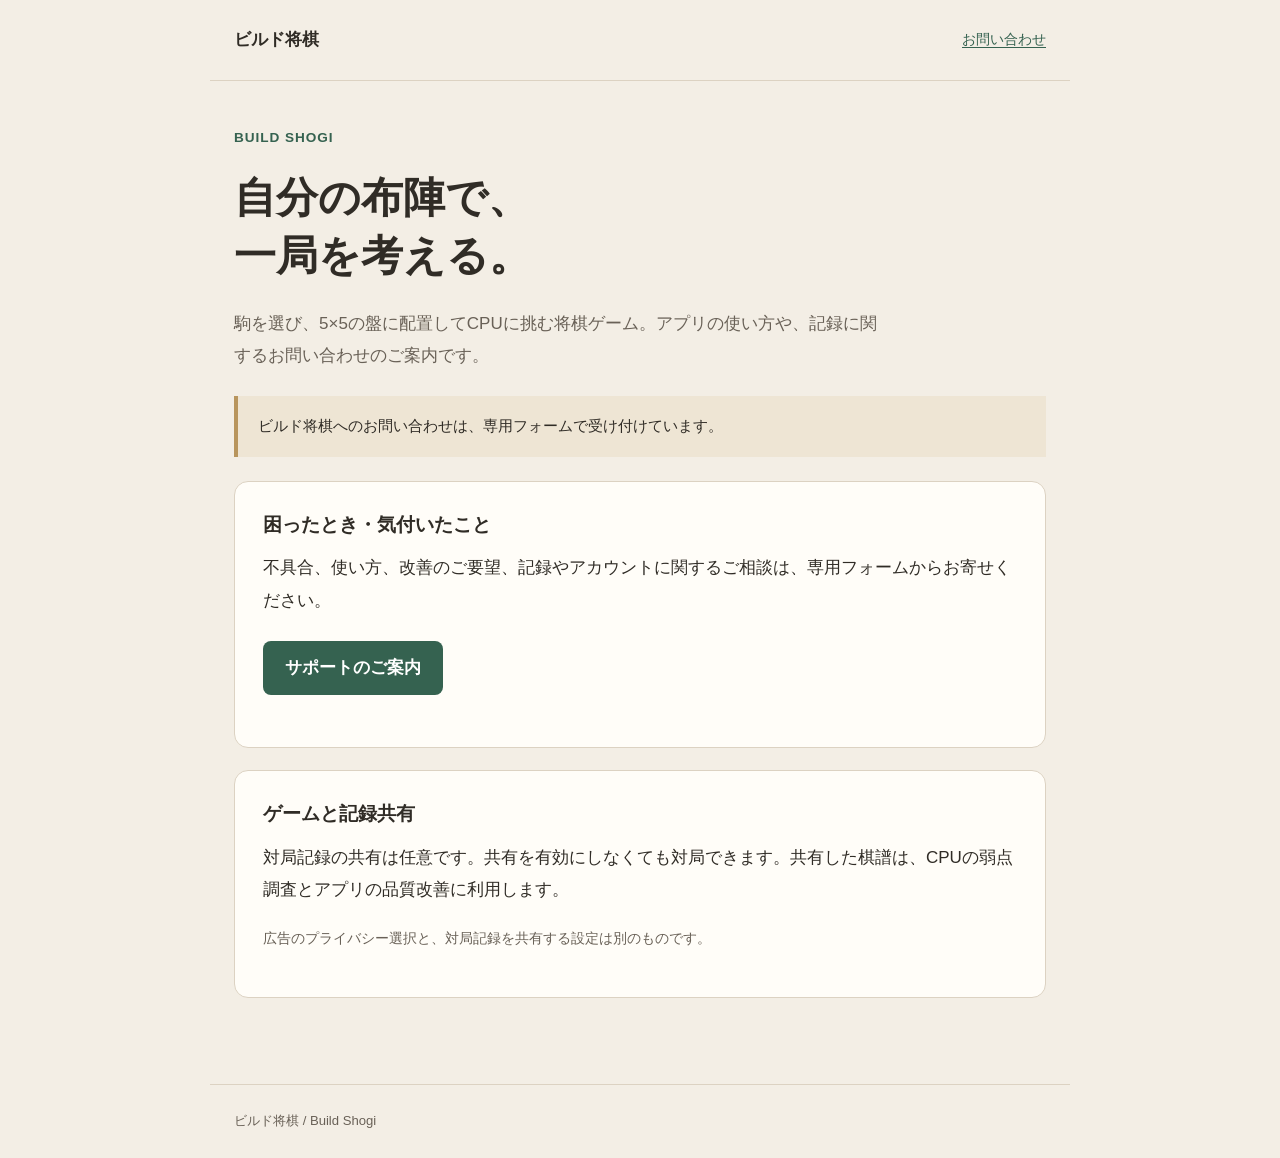
<file: buildshogi/index.html>
<!doctype html>
<html lang="ja"><head><meta charset="utf-8"><meta name="viewport" content="width=device-width,initial-scale=1"><meta name="description" content="ビルド将棋のサポートとお問い合わせのご案内。"><meta http-equiv="Content-Security-Policy" content="default-src 'none'; style-src 'self'; script-src 'self'; img-src 'self'; base-uri 'none'; form-action 'none'"><title>ビルド将棋｜サポート</title><link rel="stylesheet" href="site.css"><script defer src="site-config.js"></script><script defer src="site.js"></script></head>
<body><header><a class="brand" href="index.html">ビルド将棋</a><nav aria-label="ページ"><a href="support.html">お問い合わせ</a></nav></header><main>
<p class="eyebrow">BUILD SHOGI</p><h1>自分の布陣で、<br>一局を考える。</h1><p class="lead">駒を選び、5×5の盤に配置してCPUに挑む将棋ゲーム。アプリの使い方や、記録に関するお問い合わせのご案内です。</p>
<div class="notice">ビルド将棋へのお問い合わせは、専用フォームで受け付けています。</div>
<section class="card"><h2>困ったとき・気付いたこと</h2><p>不具合、使い方、改善のご要望、記録やアカウントに関するご相談は、専用フォームからお寄せください。</p><div class="actions"><a class="button" href="support.html">サポートのご案内</a></div></section>
<section class="card"><h2>ゲームと記録共有</h2><p>対局記録の共有は任意です。共有を有効にしなくても対局できます。共有した棋譜は、CPUの弱点調査とアプリの品質改善に利用します。</p><p class="small">広告のプライバシー選択と、対局記録を共有する設定は別のものです。</p></section>
</main><footer>ビルド将棋 / Build Shogi</footer></body></html>
</file>
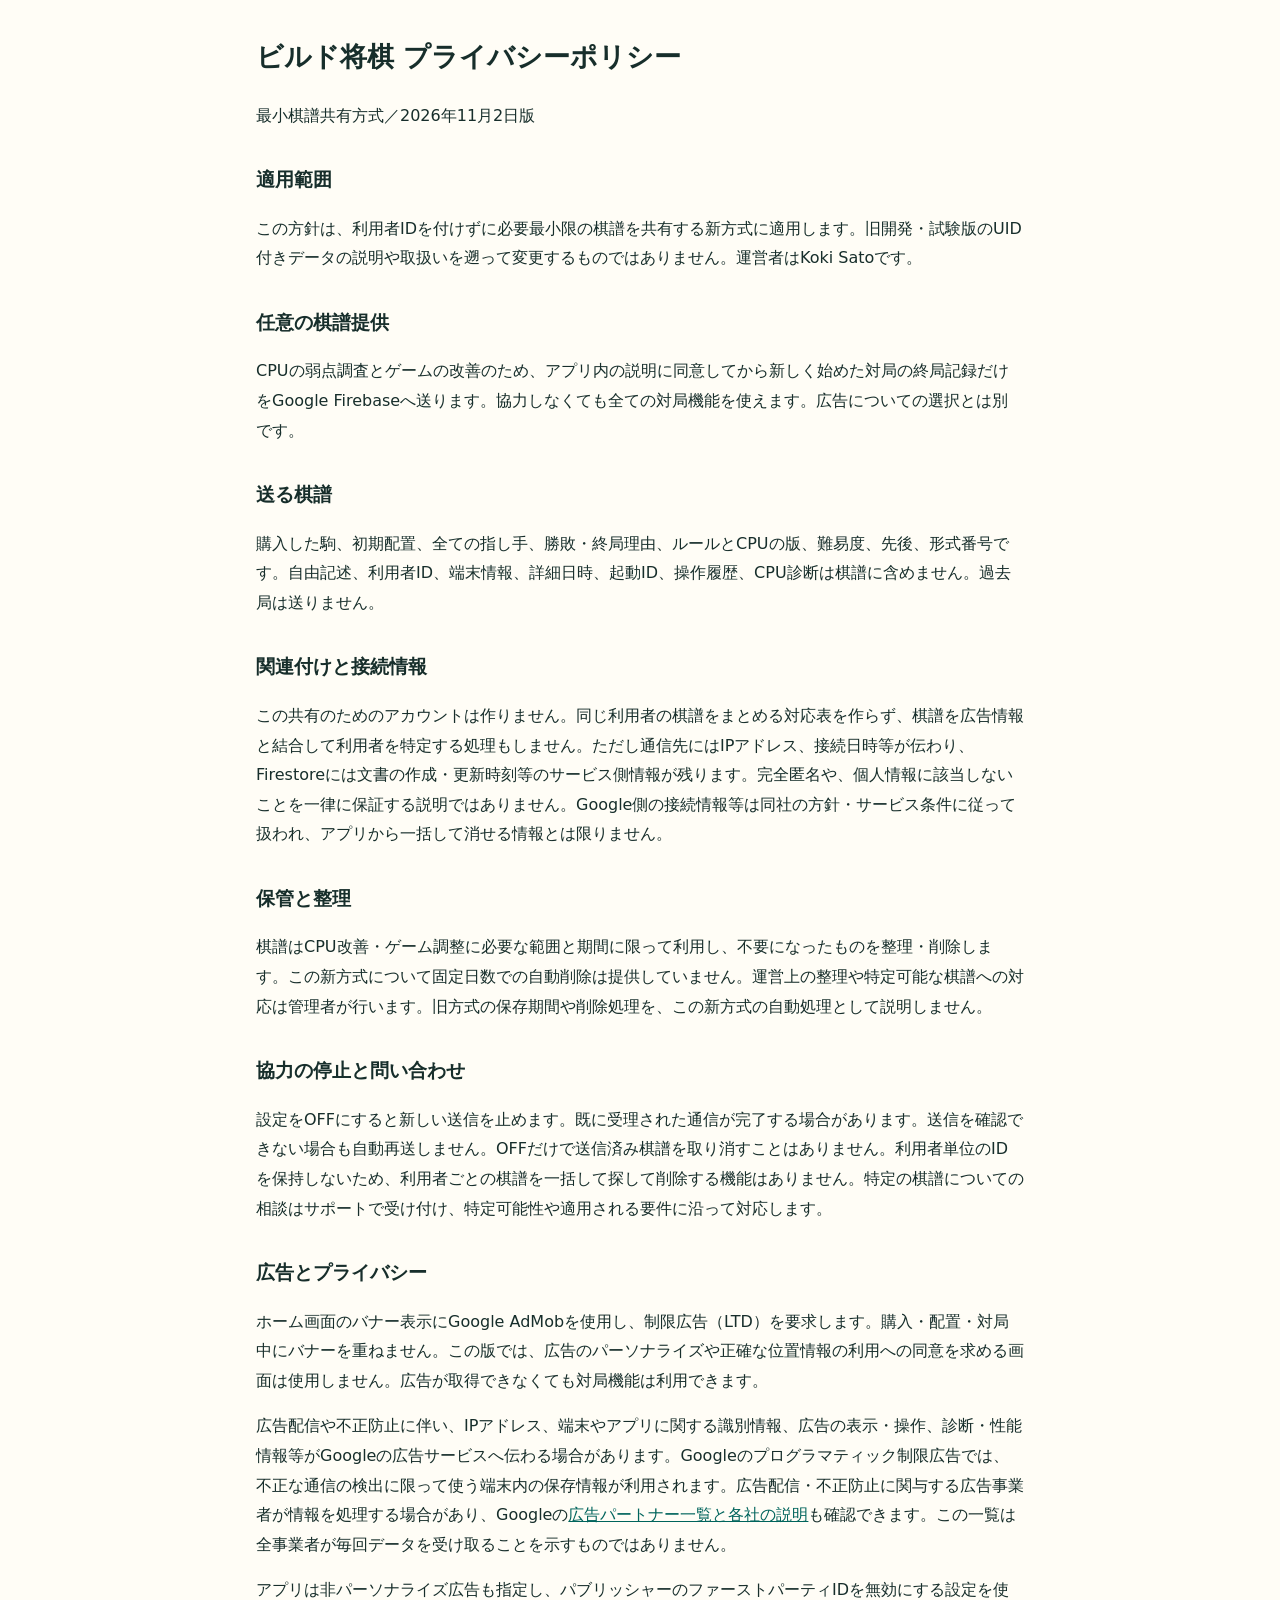
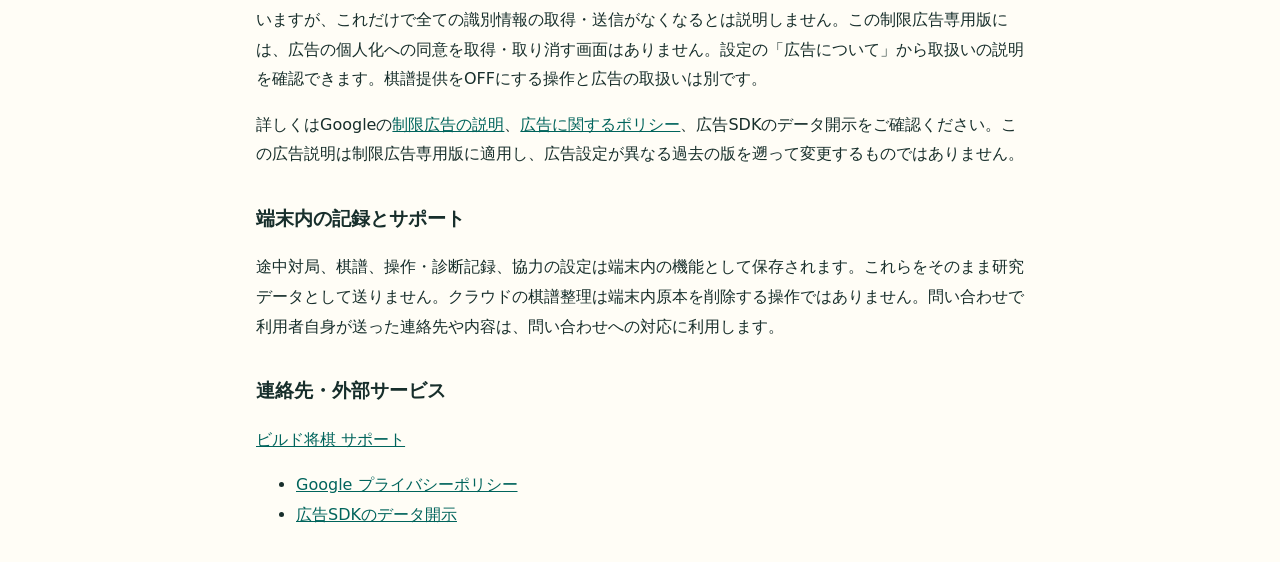
<file: buildshogi/privacy-minimal.html>
<!doctype html><html lang="ja"><meta charset="utf-8"><meta name="viewport" content="width=device-width,initial-scale=1"><title>ビルド将棋 プライバシーポリシー</title><style>body{max-width:48rem;margin:2rem auto;padding:0 1rem;font:16px/1.85 system-ui,sans-serif;color:#172e2b;background:#fffdf6}h1{font-size:1.7rem}h2{font-size:1.2rem;margin-top:2rem}a{color:#00645c}</style><main><h1>ビルド将棋 プライバシーポリシー</h1><p>最小棋譜共有方式／2026年11月2日版</p><section><h2>適用範囲</h2><p>この方針は、利用者IDを付けずに必要最小限の棋譜を共有する新方式に適用します。旧開発・試験版のUID付きデータの説明や取扱いを遡って変更するものではありません。運営者はKoki Satoです。</p></section><section><h2>任意の棋譜提供</h2><p>CPUの弱点調査とゲームの改善のため、アプリ内の説明に同意してから新しく始めた対局の終局記録だけをGoogle Firebaseへ送ります。協力しなくても全ての対局機能を使えます。広告についての選択とは別です。</p></section><section><h2>送る棋譜</h2><p>購入した駒、初期配置、全ての指し手、勝敗・終局理由、ルールとCPUの版、難易度、先後、形式番号です。自由記述、利用者ID、端末情報、詳細日時、起動ID、操作履歴、CPU診断は棋譜に含めません。過去局は送りません。</p></section><section><h2>関連付けと接続情報</h2><p>この共有のためのアカウントは作りません。同じ利用者の棋譜をまとめる対応表を作らず、棋譜を広告情報と結合して利用者を特定する処理もしません。ただし通信先にはIPアドレス、接続日時等が伝わり、Firestoreには文書の作成・更新時刻等のサービス側情報が残ります。完全匿名や、個人情報に該当しないことを一律に保証する説明ではありません。Google側の接続情報等は同社の方針・サービス条件に従って扱われ、アプリから一括して消せる情報とは限りません。</p></section><section><h2>保管と整理</h2><p>棋譜はCPU改善・ゲーム調整に必要な範囲と期間に限って利用し、不要になったものを整理・削除します。この新方式について固定日数での自動削除は提供していません。運営上の整理や特定可能な棋譜への対応は管理者が行います。旧方式の保存期間や削除処理を、この新方式の自動処理として説明しません。</p></section><section><h2>協力の停止と問い合わせ</h2><p>設定をOFFにすると新しい送信を止めます。既に受理された通信が完了する場合があります。送信を確認できない場合も自動再送しません。OFFだけで送信済み棋譜を取り消すことはありません。利用者単位のIDを保持しないため、利用者ごとの棋譜を一括して探して削除する機能はありません。特定の棋譜についての相談はサポートで受け付け、特定可能性や適用される要件に沿って対応します。</p></section><section><h2>広告とプライバシー</h2><p>ホーム画面のバナー表示にGoogle AdMobを使用し、制限広告（LTD）を要求します。購入・配置・対局中にバナーを重ねません。この版では、広告のパーソナライズや正確な位置情報の利用への同意を求める画面は使用しません。広告が取得できなくても対局機能は利用できます。</p><p>広告配信や不正防止に伴い、IPアドレス、端末やアプリに関する識別情報、広告の表示・操作、診断・性能情報等がGoogleの広告サービスへ伝わる場合があります。Googleのプログラマティック制限広告では、不正な通信の検出に限って使う端末内の保存情報が利用されます。広告配信・不正防止に関与する広告事業者が情報を処理する場合があり、Googleの<a href="https://support.google.com/admob/answer/9012903?hl=ja">広告パートナー一覧と各社の説明</a>も確認できます。この一覧は全事業者が毎回データを受け取ることを示すものではありません。</p><p>アプリは非パーソナライズ広告も指定し、パブリッシャーのファーストパーティIDを無効にする設定を使いますが、これだけで全ての識別情報の取得・送信がなくなるとは説明しません。この制限広告専用版には、広告の個人化への同意を取得・取り消す画面はありません。設定の「広告について」から取扱いの説明を確認できます。棋譜提供をOFFにする操作と広告の取扱いは別です。</p><p>詳しくはGoogleの<a href="https://support.google.com/admob/answer/10105530?hl=ja">制限広告の説明</a>、<a href="https://policies.google.com/technologies/ads?hl=ja">広告に関するポリシー</a>、広告SDKのデータ開示をご確認ください。この広告説明は制限広告専用版に適用し、広告設定が異なる過去の版を遡って変更するものではありません。</p></section><section><h2>端末内の記録とサポート</h2><p>途中対局、棋譜、操作・診断記録、協力の設定は端末内の機能として保存されます。これらをそのまま研究データとして送りません。クラウドの棋譜整理は端末内原本を削除する操作ではありません。問い合わせで利用者自身が送った連絡先や内容は、問い合わせへの対応に利用します。</p></section><section><h2>連絡先・外部サービス</h2><p><a href="https://kokisat0.github.io/buildshogi/support.html">ビルド将棋 サポート</a></p><ul><li><a href="https://policies.google.com/privacy?hl=ja">Google プライバシーポリシー</a></li><li><a href="https://developers.google.com/admob/ios/privacy/data-disclosure">広告SDKのデータ開示</a></li></ul></section></main></html>
</file>
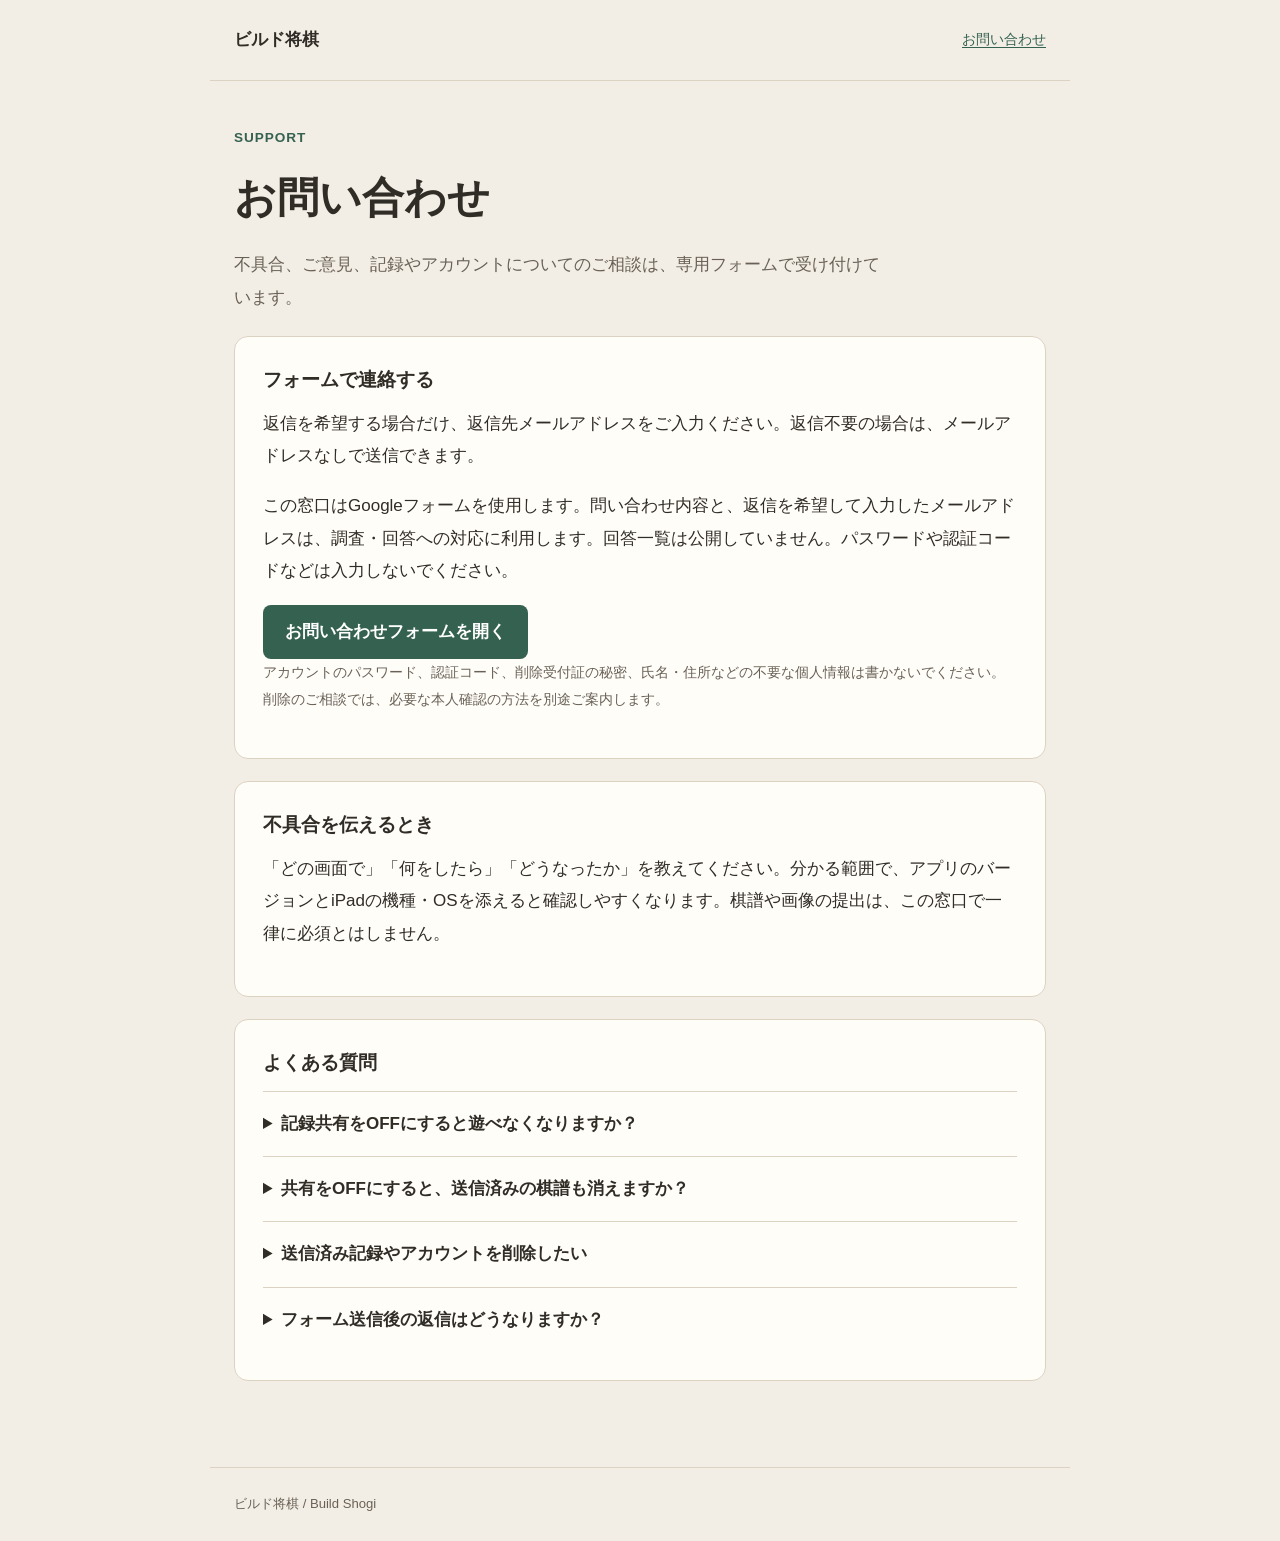
<file: buildshogi/support.html>
<!doctype html>
<html lang="ja"><head><meta charset="utf-8"><meta name="viewport" content="width=device-width,initial-scale=1"><meta name="description" content="ビルド将棋へのお問い合わせとよくある質問。"><meta http-equiv="Content-Security-Policy" content="default-src 'none'; style-src 'self'; script-src 'self'; img-src 'self'; base-uri 'none'; form-action 'none'"><title>お問い合わせ｜ビルド将棋</title><link rel="stylesheet" href="site.css"><script defer src="site-config.js"></script><script defer src="site.js"></script></head>
<body><header><a class="brand" href="index.html">ビルド将棋</a><nav aria-label="ページ"><a href="support.html" aria-current="page">お問い合わせ</a></nav></header><main>
<p class="eyebrow">SUPPORT</p><h1>お問い合わせ</h1><p class="lead">不具合、ご意見、記録やアカウントについてのご相談は、専用フォームで受け付けています。</p>
<section class="card"><h2>フォームで連絡する</h2><p>返信を希望する場合だけ、返信先メールアドレスをご入力ください。返信不要の場合は、メールアドレスなしで送信できます。</p><p>この窓口はGoogleフォームを使用します。問い合わせ内容と、返信を希望して入力したメールアドレスは、調査・回答への対応に利用します。回答一覧は公開していません。パスワードや認証コードなどは入力しないでください。</p>
<p class="status" data-form-pending role="status">フォームへのリンクを読み込めませんでした。ページを再読み込みしてください。</p><a class="button" data-form-link hidden target="_blank" rel="noopener noreferrer">お問い合わせフォームを開く</a>
<p class="small">アカウントのパスワード、認証コード、削除受付証の秘密、氏名・住所などの不要な個人情報は書かないでください。削除のご相談では、必要な本人確認の方法を別途ご案内します。</p></section>
<section class="card"><h2>不具合を伝えるとき</h2><p>「どの画面で」「何をしたら」「どうなったか」を教えてください。分かる範囲で、アプリのバージョンとiPadの機種・OSを添えると確認しやすくなります。棋譜や画像の提出は、この窓口で一律に必須とはしません。</p></section>
<section class="card"><h2>よくある質問</h2>
<details><summary>記録共有をOFFにすると遊べなくなりますか？</summary><p>OFFのままでも対局できます。記録共有はCPU改善のための任意の機能です。</p></details>
<details><summary>共有をOFFにすると、送信済みの棋譜も消えますか？</summary><p>OFFは新しい送信を止める操作です。送信済みのクラウド記録や端末内原本の削除とは別です。</p></details>
<details><summary>送信済み記録やアカウントを削除したい</summary><p>送信済み記録やアカウントの削除に関するご相談は、フォームからお寄せください。現在配布中の版では、アプリ内のクラウドデータ・アカウント削除機能は利用できません。</p></details>
<details><summary>フォーム送信後の返信はどうなりますか？</summary><p>送信後の完了画面で受付を確認できます。返信を希望する場合は、返信先メールアドレスをご入力ください。</p></details>
</section>
</main><footer>ビルド将棋 / Build Shogi</footer></body></html>
</file>
<file: buildshogi/site.css>
:root{color-scheme:light;--ink:#302c26;--muted:#696157;--paper:#fffdf8;--ground:#f3eee5;--line:#dcd2c2;--accent:#356250}*{box-sizing:border-box}body{margin:0;background:var(--ground);color:var(--ink);font:17px/1.9 -apple-system,BlinkMacSystemFont,"Hiragino Sans",Meiryo,sans-serif}a{color:var(--accent);text-underline-offset:.22em}a:focus-visible,button:focus-visible{outline:3px solid var(--accent);outline-offset:5px}header,main,footer{max-width:860px;margin:auto;padding:24px}header{display:flex;gap:20px;align-items:center;justify-content:space-between;border-bottom:1px solid var(--line)}.brand{font-weight:700;text-decoration:none;color:var(--ink);white-space:nowrap}nav{display:flex;gap:20px;flex-wrap:wrap;font-size:.9rem}main{padding-top:44px;padding-bottom:64px}h1{font-size:clamp(1.75rem,5vw,2.6rem);line-height:1.4;margin:10px 0 22px}h2{font-size:1.2rem;line-height:1.6;margin:0 0 12px}h3{font-size:1rem;margin-bottom:6px}p{margin:0 0 18px}.eyebrow{color:var(--accent);font-size:.85rem;font-weight:650;letter-spacing:.07em}.lead{max-width:38em;color:var(--muted)}.notice{border-left:4px solid #b8955d;background:#eee5d4;padding:16px 20px;margin:24px 0;font-size:.94rem}.card{background:var(--paper);border:1px solid var(--line);border-radius:14px;padding:28px;margin:22px 0}.button{display:inline-block;background:var(--accent);color:white;padding:11px 22px;border-radius:8px;text-decoration:none;font-weight:650}.secondary{background:transparent;color:var(--accent);border:1px solid var(--accent)}.actions{display:flex;flex-wrap:wrap;gap:12px;margin:24px 0}.small{font-size:.87rem;color:var(--muted)}ul,ol{padding-left:1.5em}li{margin-bottom:8px}footer{font-size:.82rem;color:var(--muted);border-top:1px solid var(--line)}.status{font-weight:600}details{border-top:1px solid var(--line);padding:16px 0}summary{cursor:pointer;font-weight:600}details p{margin:14px 0 0}code{overflow-wrap:anywhere}[hidden]{display:none!important}@media(max-width:520px){header{display:block;padding:20px}nav{margin-top:12px;gap:16px}main{padding:30px 20px 44px}.card{padding:22px}.button{width:100%;text-align:center}footer{padding:20px}}@media(prefers-reduced-motion:reduce){*{scroll-behavior:auto}}
</file>
